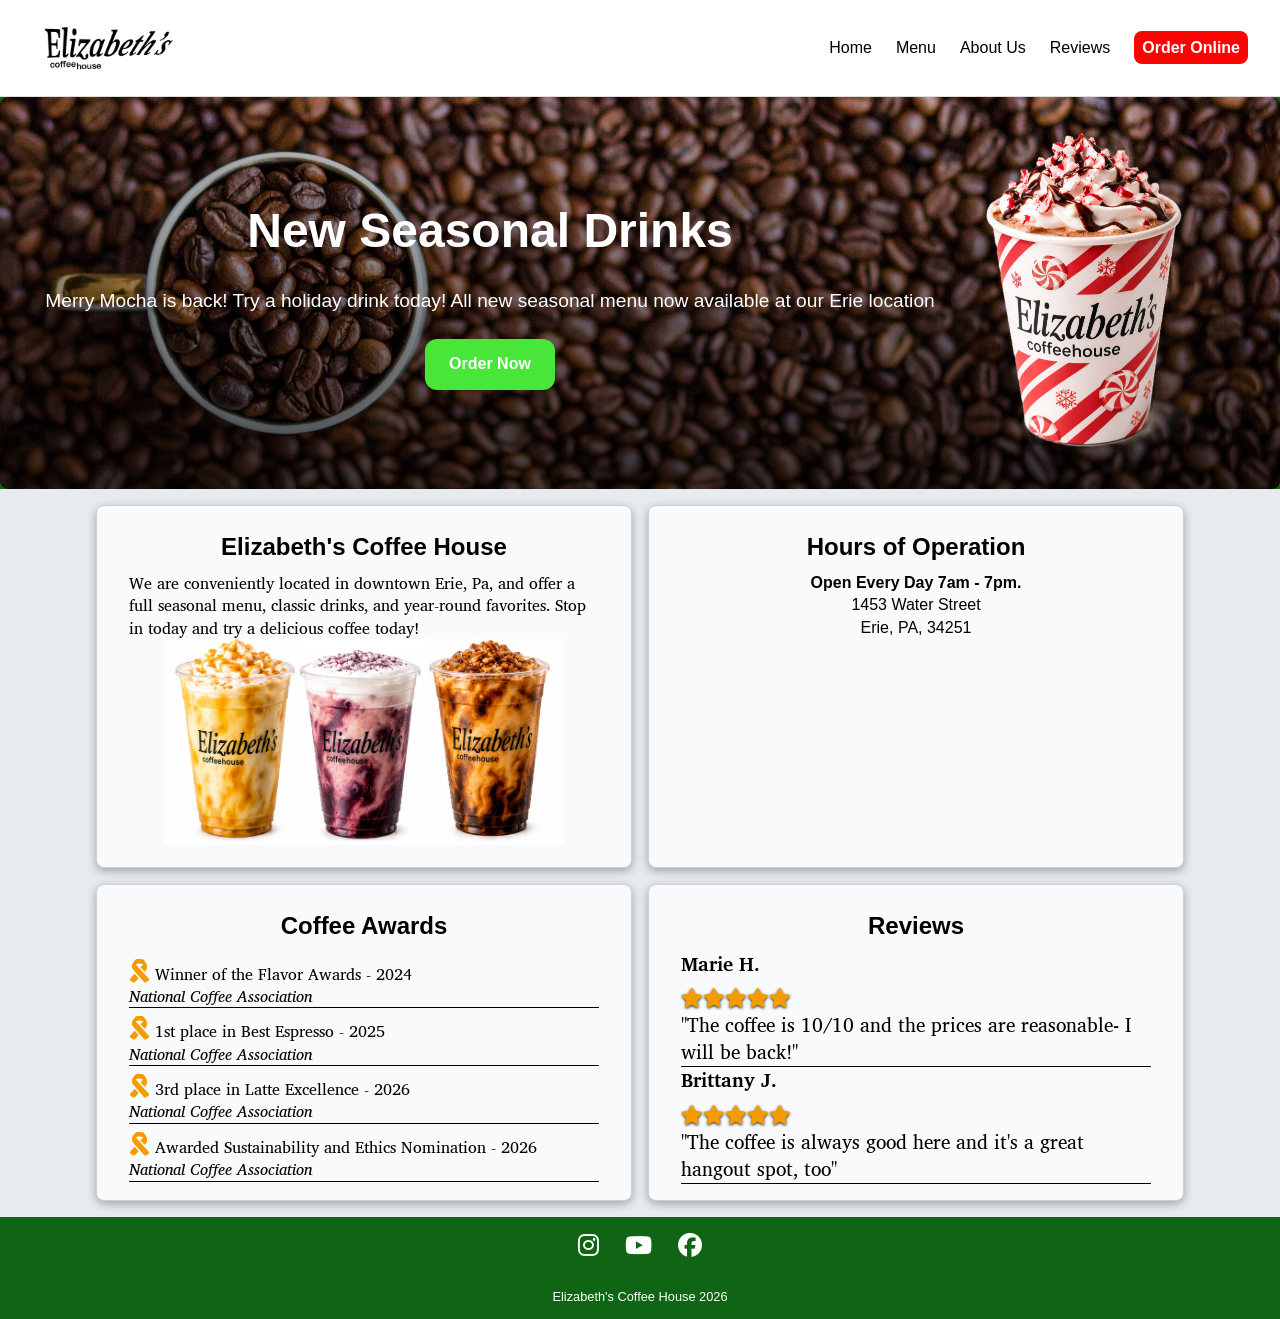
<file: index.html>
<!DOCTYPE html>
<html lang="en">
<head>
  <meta charset="UTF-8">
  <meta name="viewport" content="width=device-width, initial-scale=1.0">
  <meta name="description" content="Mock website created for website building class.">
  <title>Final Project Name</title>
  <!-- stylesheets below-->
  <link rel="stylesheet" href="reset.css">
  <!-- reset everything-->
  <link rel="preconnect" href="https://fonts.googleapis.com">
  <link rel="preconnect" href="https://fonts.gstatic.com" crossorigin>
  <link href="https://fonts.googleapis.com/css2?family=Charis+SIL:ital,wght@0,400;0,700;1,400;1,700&family=Google+Sans+Flex:wght@500&display=swap" rel="stylesheet">
  <!-- google fonts -->
  <link rel="shortcut icon" href="images/favicon.png" type="image/png">
  <!--favicon-->
  <link rel="stylesheet" href="https://cdnjs.cloudflare.com/ajax/libs/font-awesome/6.5.0/css/all.min.css">
  <!-- icons-->
  <link rel="stylesheet" href="styles.css">
  <!-- style sheet-->
</head>
<body>
  <div class="wrapper">
    <header>
      <img src="images/logo.png" alt="Elizabeth's Coffee House Logo">
      <nav>
        <ul>
          <li><a href="index.html">Home</a></li>
          <li><a href="menu.html">Menu</a></li>
          <li><a href="about.html">About Us</a></li>
          <li><a href="reviews.html">Reviews</a></li>
          <li><a href="order.html" class="nav-order-btn">Order Online</a></li>
        </ul>
      </nav>
    </header>

    <!-- section that holds the hero image -->
    <section class="hero">
      <!-- div for the content inside the hero image -->
      <div class="hero-content">
        <h2>New Seasonal Drinks</h2>
        <p>Merry Mocha is back! Try a holiday drink today! All new seasonal menu now available at our Erie location</p>
        <!-- having a button here is optional -->
        <a href="order.html" class="hero-button">Order Now</a>
      </div>
      <img class="mm-header" src="images/merry_mocha_noBkg.png" alt="Merry Mocha Drink">
    </section>


    <main>
      <section class="container-2col">
        <section class="column about-box">
          <h2>Elizabeth's Coffee House</h2>
          <p>We are conveniently located in downtown Erie, Pa, and offer a full seasonal menu, classic drinks, and year-round favorites. Stop in today and try a delicious coffee today!</p>
          <img src="images/trio-img.png" width="400px" alt="Photo of 3 coffee drinks">
        </section>

        <section class="column">
          <h2>Hours of Operation</h2>
          <p><strong>Open Every Day 7am - 7pm.</strong><br>1453 Water Street<br>Erie, PA, 34251</p>
          <iframe src="https://www.google.com/maps/embed?pb=!1m18!1m12!1m3!1d94707.98534257228!2d-80.153447834268!3d42.115511317400006!2m3!1f0!2f0!3f0!3m2!1i1024!2i768!4f13.1!3m3!1m2!1s0x882d7fe13db2f71f%3A0x89f3ae2e121d5b0a!2sErie%2C%20PA!5e0!3m2!1sen!2sus!4v1793886370830!5m2!1sen!2sus" style="border:0;" allowfullscreen="" loading="lazy" referrerpolicy="strict-origin-when-cross-origin"></iframe>
        </section>

        <section class="column award-box ribbon">
          <h2>Coffee Awards</h2>
          <p><i class="fa-solid fa-ribbon"></i> Winner of the Flavor Awards - 2024<br><em>National Coffee Association</em></p>
          <p><i class="fa-solid fa-ribbon"></i> 1st place in Best Espresso - 2025<br><em>National Coffee Association</em></p>
          <p><i class="fa-solid fa-ribbon"></i> 3rd place in Latte Excellence - 2026<br><em>National Coffee Association</em></p>
          <p><i class="fa-solid fa-ribbon"></i> Awarded Sustainability and Ethics Nomination - 2026<br><em>National Coffee Association</em></p>
        </section>

        <section class="column">
          <h2>Reviews</h2>
          <span class="text-style-1 award-box">

            <h3>Marie H.</h3>
            <p><i class="fa-solid fa-star"></i><i class="fa-solid fa-star"></i><i class="fa-solid fa-star"></i><i class="fa-solid fa-star"></i><i class="fa-solid fa-star"></i><br>"The coffee is 10/10 and the prices are reasonable- I will be back!"</p>

            <h3>Brittany J.</h3>
            <p><i class="fa-solid fa-star"></i><i class="fa-solid fa-star"></i><i class="fa-solid fa-star"></i><i class="fa-solid fa-star"></i><i class="fa-solid fa-star"></i><br>"The coffee is always good here and it's a great hangout spot, too"</p>
          </span>
        </section>
      </section>
    </main>

    <footer>
      <span class="socials">
        <a href="#">
          <i class="fa-brands fa-instagram"> </i>
        </a>
        <a href="#">
          <i class="fa-brands fa-youtube"> </i>
        </a>
        <a href="#">
          <i class="fa-brands fa-facebook"> </i>
        </a>
      </span>
      <small>Elizabeth's Coffee House 2026</small>
    </footer>
    </div><!-- wrapper div -->

</body>
</html>
</file>
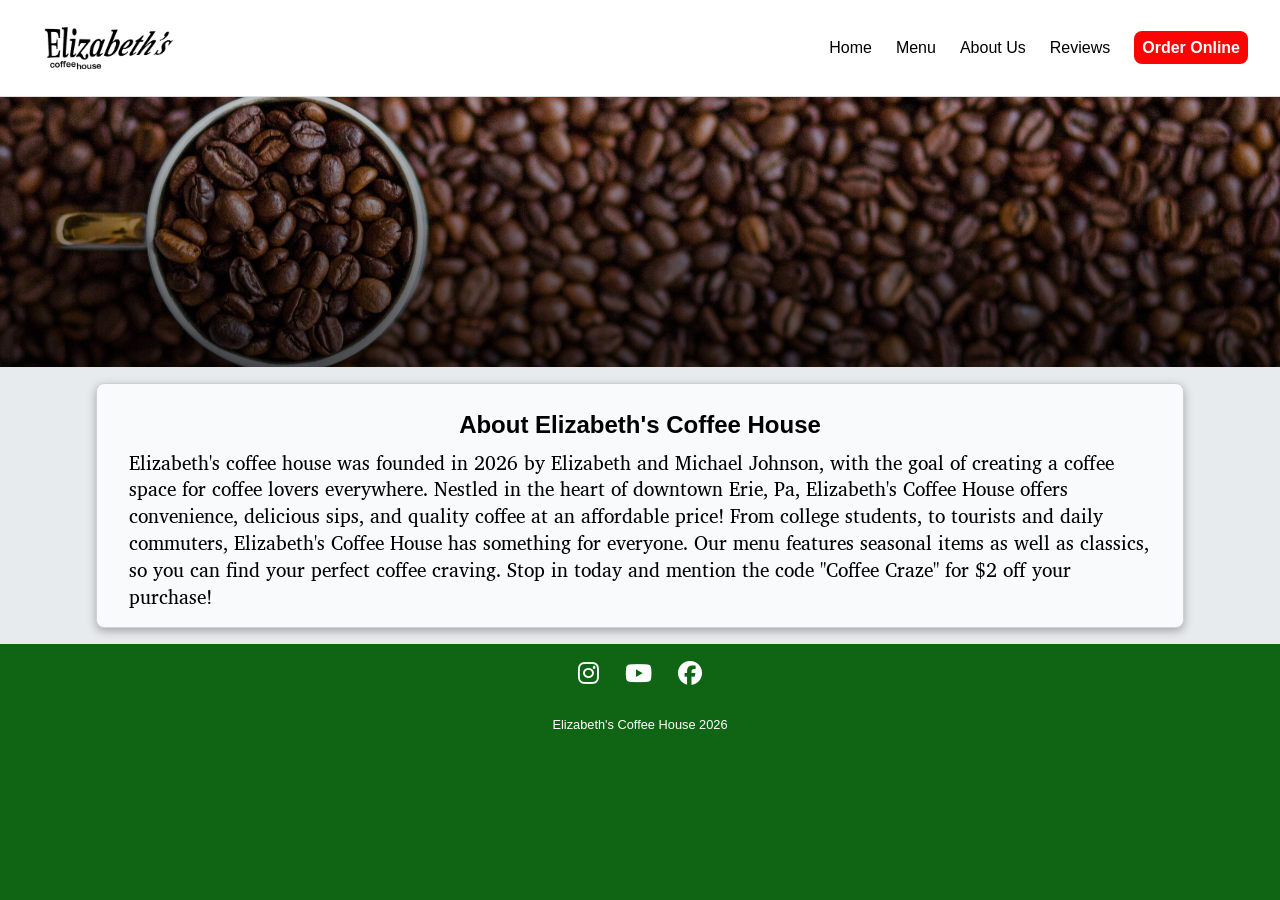
<file: about.html>
<!DOCTYPE html>
<html lang="en">
<head>
  <meta charset="UTF-8">
  <meta name="viewport" content="width=device-width, initial-scale=1.0">
  <meta name="description" content="Mock website created for website building class.">
  <title>Final Project Name</title>
  <!-- stylesheets below-->
  <link rel="stylesheet" href="reset.css">
  <!-- reset everything-->
  <link rel="preconnect" href="https://fonts.googleapis.com">
  <link rel="preconnect" href="https://fonts.gstatic.com" crossorigin>
  <link href="https://fonts.googleapis.com/css2?family=Charis+SIL:ital,wght@0,400;0,700;1,400;1,700&family=Google+Sans+Flex:wght@500&display=swap" rel="stylesheet">
  <!-- google fonts -->
  <link rel="shortcut icon" href="images/favicon.png" type="image/png">
  <!--favicon-->
  <link rel="stylesheet" href="https://cdnjs.cloudflare.com/ajax/libs/font-awesome/6.5.0/css/all.min.css">
  <!-- icons-->
  <link rel="stylesheet" href="styles.css">
  <!-- style sheet-->
</head>
<body>
  <div class="wrapper">
    <header>
      <img src="images/logo.png" alt="Elizabeth's Coffee House Logo">
      <nav>
        <ul>
          <li><a href="index.html">Home</a></li>
          <li><a href="menu.html">Menu</a></li>
          <li><a href="about.html">About Us</a></li>
          <li><a href="reviews.html">Reviews</a></li>
          <li><a href="order.html" class="nav-order-btn">Order Online</a></li>
        </ul>
      </nav>
    </header>
<div class="coffee-image"></div>
    <main>
      <section class="container-2col">
        <section class="column span2">
          <h2>About Elizabeth's Coffee House</h2>
          <p class="text-style-1">Elizabeth's coffee house was founded in 2026 by Elizabeth and Michael Johnson, with the goal of creating a coffee space for coffee lovers everywhere. Nestled in the heart of downtown Erie, Pa, Elizabeth's Coffee House offers convenience, delicious sips, and quality coffee at an affordable price! From college students, to tourists and daily commuters, Elizabeth's Coffee House has something for everyone. Our menu features seasonal items as well as classics, so you can find your perfect coffee craving. Stop in today and mention the code "Coffee Craze" for $2 off your purchase!</p>
        </section>
      </section>
    </main>

    <footer>
      <span class="socials">
        <a href="#">
          <i class="fa-brands fa-instagram"> </i>
        </a>
        <a href="#">
          <i class="fa-brands fa-youtube"> </i>
        </a>
        <a href="#">
          <i class="fa-brands fa-facebook"> </i>
        </a>
      </span>
      <small>Elizabeth's Coffee House 2026</small>
    </footer>
  </div><!-- wrapper div -->

</body>
</html>
</file>
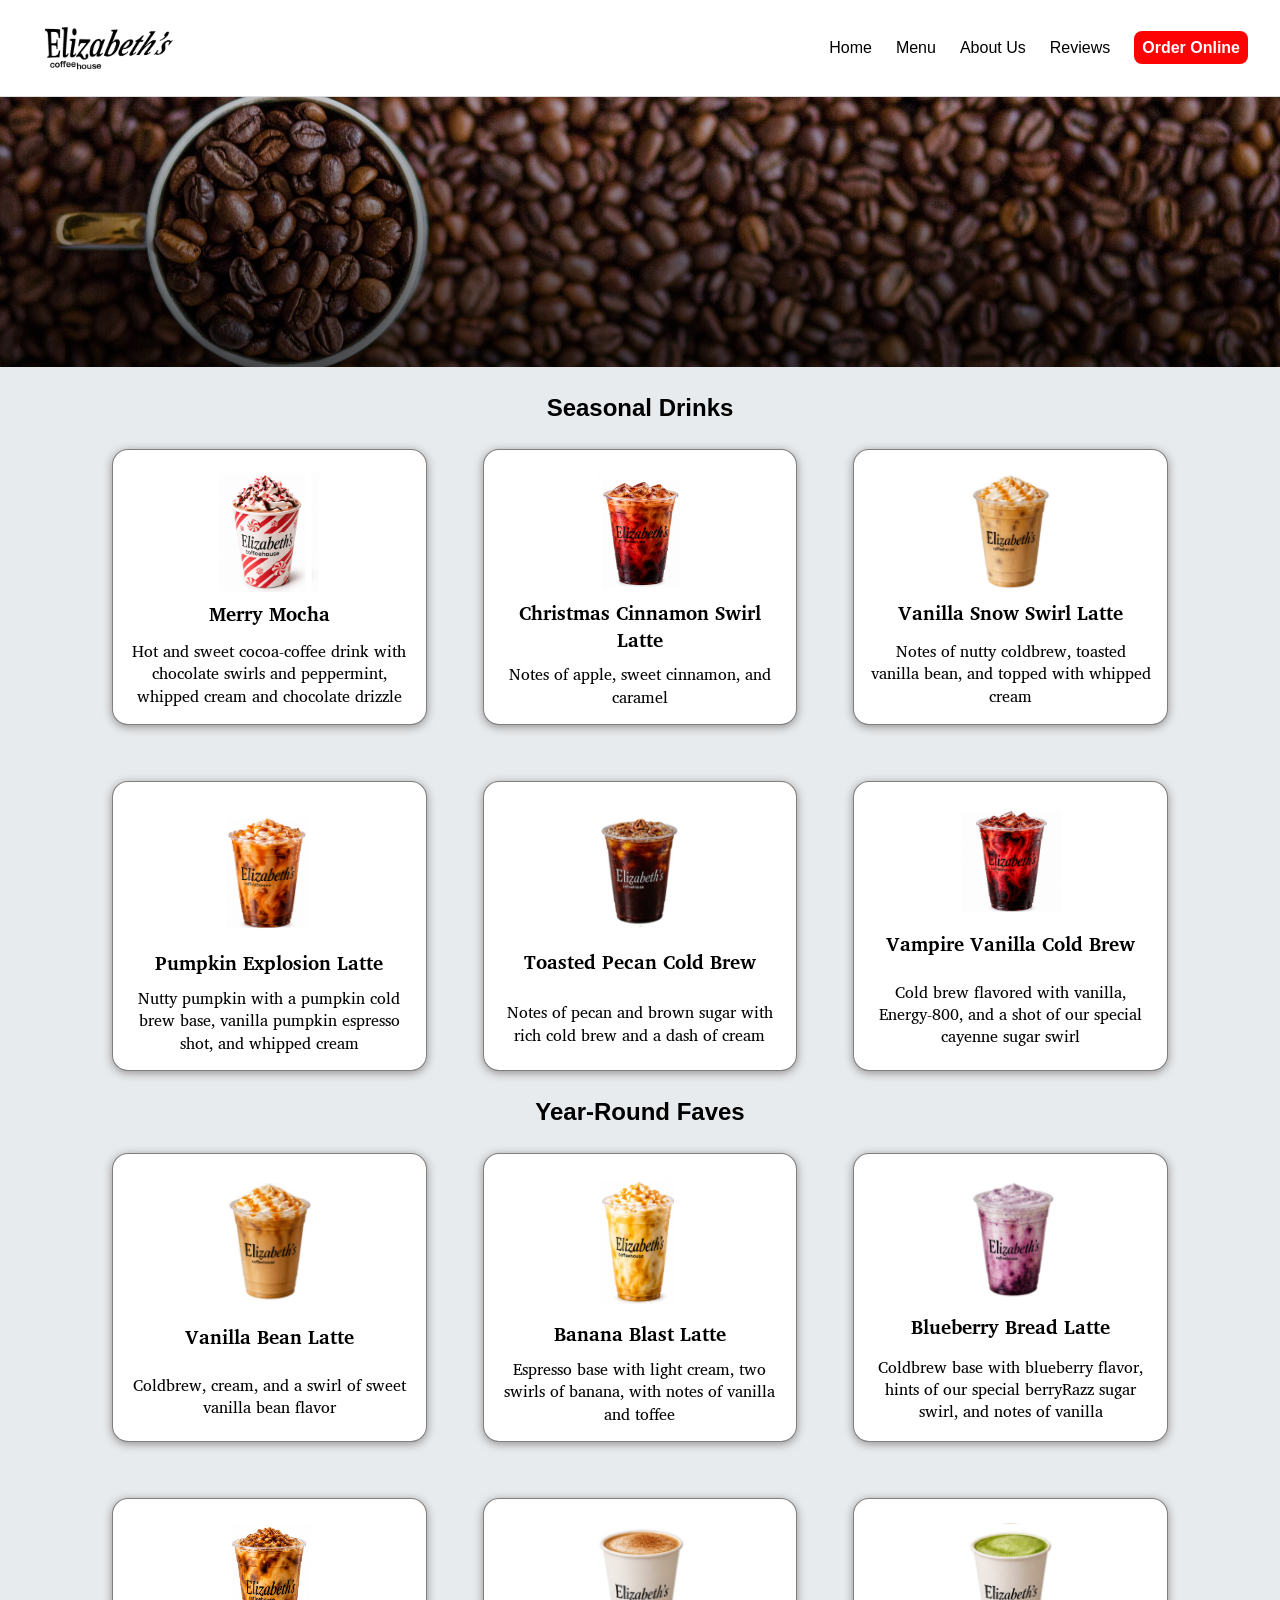
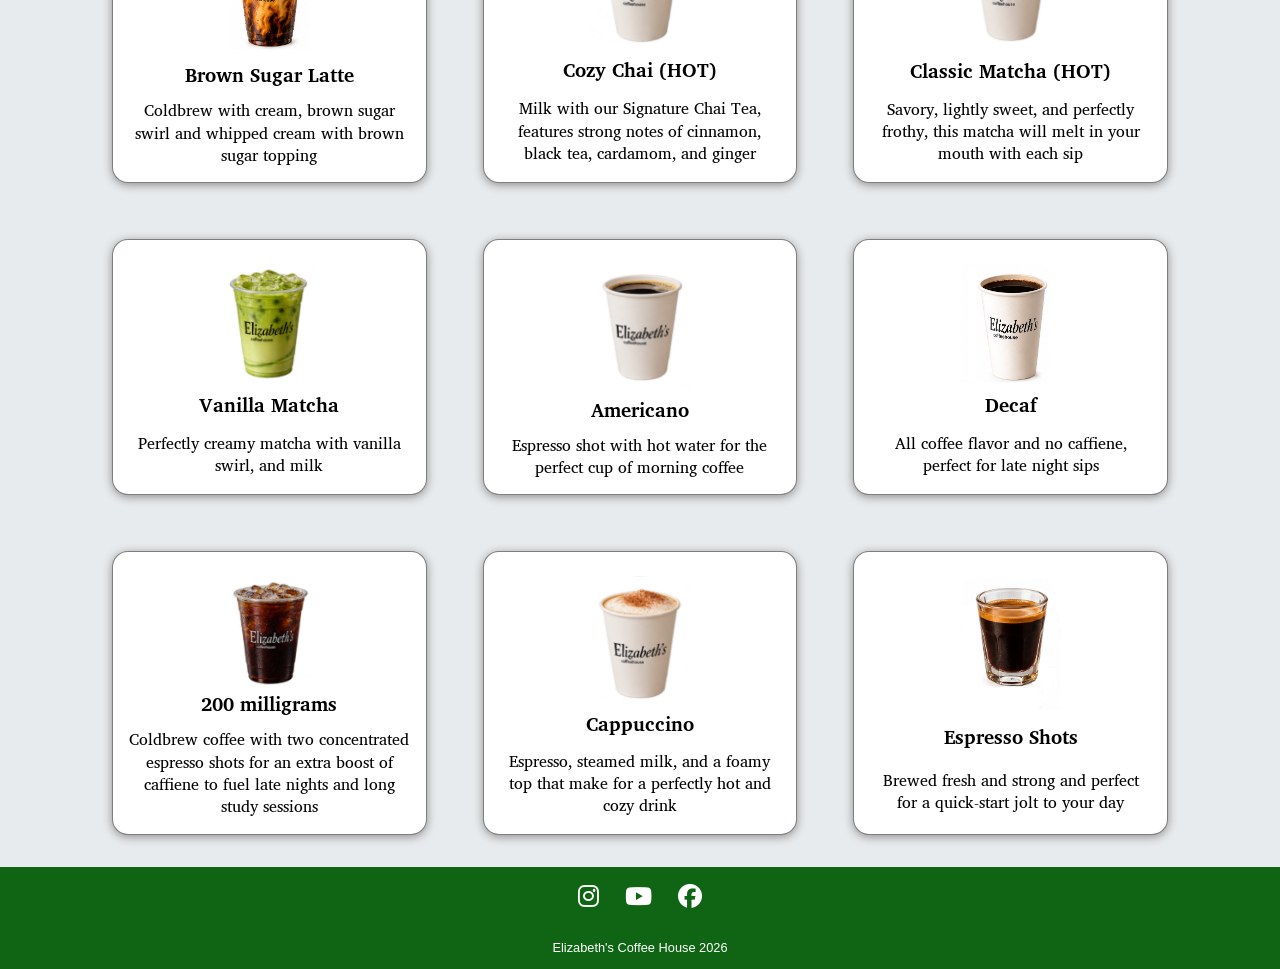
<file: menu.html>
<!DOCTYPE html>
<html lang="en">
<head>
  <meta charset="UTF-8">
  <meta name="viewport" content="width=device-width, initial-scale=1.0">
  <title>Final Project Name</title>
  <meta charset="UTF-8">
  <meta name="viewport" content="width=device-width, initial-scale=1.0">
  <meta name="description" content="Mock website created for website building class.">
  <title>Final Project Name</title>
  <!-- stylesheets below-->
  <link rel="stylesheet" href="reset.css">
  <!-- reset everything-->
  <link rel="preconnect" href="https://fonts.googleapis.com">
  <link rel="preconnect" href="https://fonts.gstatic.com" crossorigin>
  <link href="https://fonts.googleapis.com/css2?family=Charis+SIL:ital,wght@0,400;0,700;1,400;1,700&family=Google+Sans+Flex:wght@500&display=swap" rel="stylesheet">
  <!-- google fonts -->
  <link rel="shortcut icon" href="images/favicon.png" type="image/png">
  <!--favicon-->
  <link rel="stylesheet" href="https://cdnjs.cloudflare.com/ajax/libs/font-awesome/6.5.0/css/all.min.css">
  <!-- icons-->
  <link rel="stylesheet" href="styles.css">
  <!-- style sheet-->
</head>
<body>
  <div class="wrapper">
    <header>
      <img src="images/logo.png" alt="Elizabeth's Coffee House Logo">
      <nav>
        <ul>
          <li><a href="index.html">Home</a></li>
          <li><a href="menu.html">Menu</a></li>
          <li><a href="about.html">About Us</a></li>
          <li><a href="reviews.html">Reviews</a></li>
          <li><a href="order.html" class="nav-order-btn">Order Online</a></li>
        </ul>
      </nav>
    </header>
    <div class="coffee-image"></div>
    <main>
          <h2>Seasonal Drinks</h2>
          <section class="menu-card-grid">

            <div class="menu-item m-card">
              
                <img src="coffee_images/merry_mocha.png" alt="Merry Mocha photo">
              
                <h3>Merry Mocha</h3>
                
                <p>Hot and sweet cocoa-coffee drink with chocolate swirls and peppermint, whipped cream and chocolate drizzle</p>              
            </div>

            <div class="menu-item m-card">
            <img src="coffee_images/xmas-cinnamon-swirl-latte.png" alt="Drink Photo">
            <h3>Christmas Cinnamon Swirl Latte</h3>
            <p>Notes of apple, sweet cinnamon, and caramel
            </p></div>

            <div class="menu-item m-card">
            <img src="coffee_images/vanilla-snow-swirl-latte.PNG" alt="Drink Photo">
            <h3>Vanilla Snow Swirl Latte</h3><p>Notes of nutty coldbrew, toasted vanilla bean, and topped with whipped cream</p></div>

            <div class="menu-item m-card">
            <img src="coffee_images/pumpkin_explosion_latte.png" alt="Drink Photo">
            <h3>Pumpkin Explosion Latte</h3><p>Nutty pumpkin with a pumpkin cold brew base, vanilla pumpkin espresso shot, and whipped cream</p></div>

            <div class="menu-item m-card">
            <img src="coffee_images/toasted_pecan_coldbrew.PNG" alt="Drink Photo">
            <h3>Toasted Pecan Cold Brew</h3><p>Notes of pecan and brown sugar with rich cold brew and a dash of cream</p></div>

            <div class="menu-item m-card">
            <img src="coffee_images/vampire_vanilla_cold_brew.png" alt="Drink Photo">
            <h3>Vampire Vanilla Cold Brew</h3><p>Cold brew flavored with vanilla, Energy-800, and a shot of our special cayenne sugar swirl</p></div>
            </section>

            <h2>Year-Round Faves</h2>

           <section class="menu-card-grid">

            <div class="menu-item m-card">
            <img src="coffee_images/vanilla-bean-latte.PNG" alt="Drink Photo">
            <h3>Vanilla Bean Latte</h3><p>Coldbrew, cream, and a swirl of sweet vanilla bean flavor</p></div>

            <div class="menu-item m-card">
            <img src="coffee_images/banana_blast_latte.PNG" alt="Drink Photo">
            <h3>Banana Blast Latte</h3><p>Espresso base with light cream, two swirls of banana, with notes of vanilla and toffee</p></div>

            <div class="menu-item m-card">
            <img src="coffee_images/blueberry_bread_latte.PNG" alt="Drink Photo">
            <h3>Blueberry Bread Latte</h3><p>Coldbrew base with blueberry flavor, hints of our special berryRazz sugar swirl, and notes of vanilla</p></div>

            <div class="menu-item m-card">
            <img src="coffee_images/brown_sugar_latte.png" alt="Drink Photo">
            <h3>Brown Sugar Latte</h3><p>Coldbrew with cream, brown sugar swirl and whipped cream with brown sugar topping</p></div>

            <div class="menu-item m-card">
            <img src="coffee_images/cozy-chai.PNG" alt="Drink Photo">
            <h3>Cozy Chai (HOT)</h3><p>Milk with our  Signature Chai Tea, features strong notes of cinnamon, black tea, cardamom, and ginger</p></div>
        
            <div class="menu-item m-card">
            <img src="coffee_images/classic_matcha_hot.PNG" alt="Drink Photo">
            <h3>Classic Matcha (HOT)</h3><p>Savory, lightly sweet, and perfectly frothy, this matcha will melt in your mouth with each sip</p></div>

            <div class="menu-item m-card">
            <img src="coffee_images/vanilla-matcha.PNG" alt="Drink Photo">
            <h3>Vanilla Matcha</h3><p>Perfectly creamy matcha with vanilla swirl, and milk</p></div>
            
            <div class="menu-item m-card">
            <img src="coffee_images/americano.PNG" alt="Drink Photo">
            <h3>Americano</h3><p>Espresso shot with hot water for the perfect cup of morning coffee</p></div>

            <div class="menu-item m-card">
            <img src="coffee_images/decaf.png" alt="Drink Photo">
            <h3>Decaf</h3><p>All coffee flavor and no caffiene, perfect for late night sips</p></div>

            <div class="menu-item m-card">
            <img src="coffee_images/200-mg.PNG" alt="Drink Photo">
            <h3>200 milligrams</h3><p>Coldbrew coffee with two concentrated espresso shots for an extra boost of caffiene to fuel late nights and long study sessions</p></div>

            <div class="menu-item m-card">
            <img src="coffee_images/cappuccino.PNG" alt="Drink Photo">
            <h3>Cappuccino</h3><p>Espresso, steamed milk, and a foamy top that make for a perfectly hot and cozy drink</p></div>

            <div class="menu-item m-card">
            <img src="coffee_images/espresso_shots.png" alt="Drink Photo">
            <h3>Espresso Shots</h3><p>Brewed fresh and strong and perfect for a quick-start jolt to your day</p></div>
        </section>

    </main>

    <footer>
      <span class="socials">
        <a href="#">
          <i class="fa-brands fa-instagram"> </i>
        </a>
        <a href="#">
          <i class="fa-brands fa-youtube"> </i>
        </a>
        <a href="#">
          <i class="fa-brands fa-facebook"> </i>
        </a>
      </span>
      <small>Elizabeth's Coffee House 2026</small>
    </footer>
  </div><!-- wrapper div -->

</body>
</html>
</file>
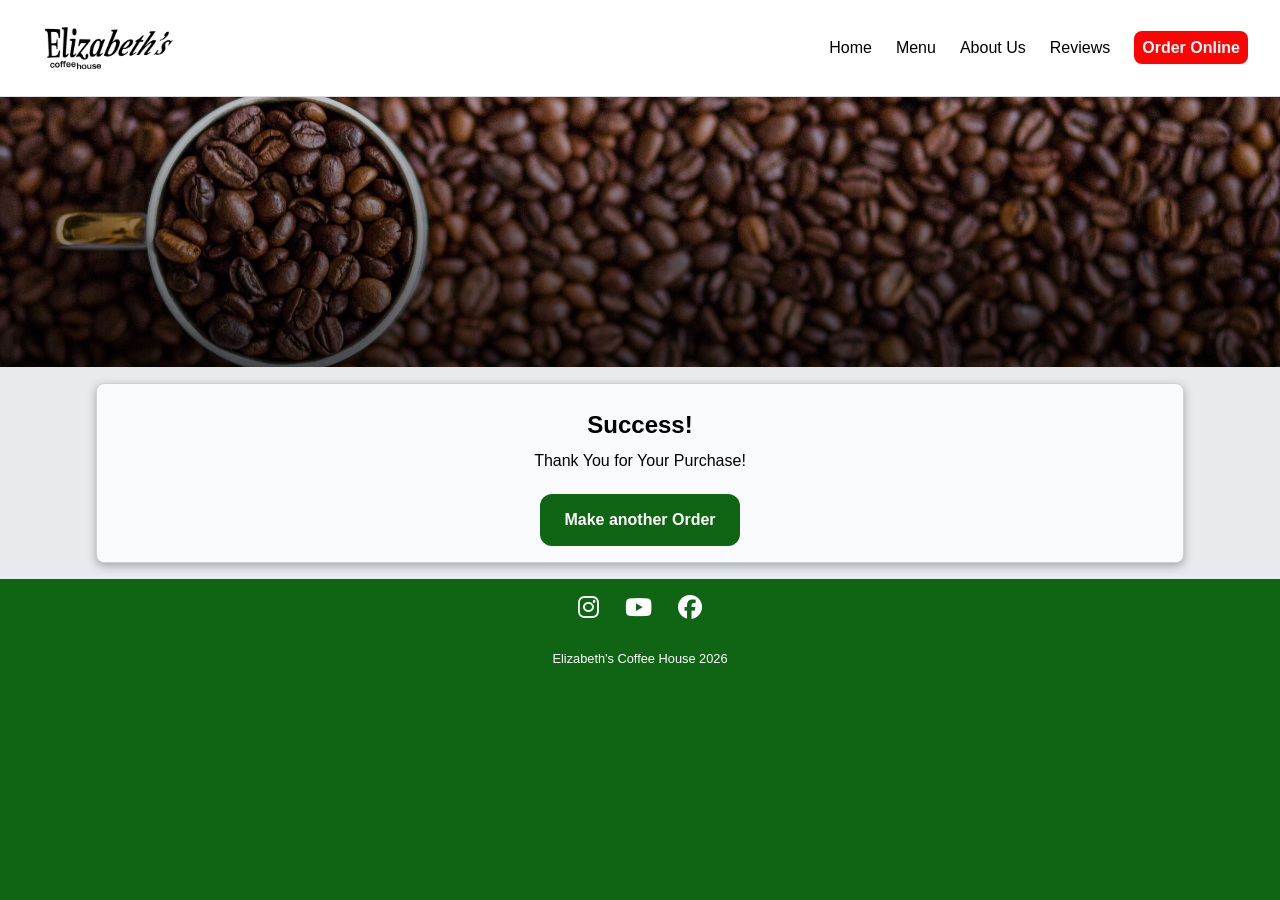
<file: order-submitted-page.html>
<!DOCTYPE html>
<html lang="en">
<head>
  <meta charset="UTF-8">
  <meta name="viewport" content="width=device-width, initial-scale=1.0">
  <meta name="description" content="Mock website created for website building class.">
  <title>Final Project Name</title>
  <!-- stylesheets below-->
  <link rel="stylesheet" href="reset.css">
  <!-- reset everything-->
  <link rel="preconnect" href="https://fonts.googleapis.com">
  <link rel="preconnect" href="https://fonts.gstatic.com" crossorigin>
  <link href="https://fonts.googleapis.com/css2?family=Charis+SIL:ital,wght@0,400;0,700;1,400;1,700&family=Google+Sans+Flex:wght@500&display=swap" rel="stylesheet">
  <!-- google fonts -->
  <link rel="shortcut icon" href="images/favicon.png" type="image/png">
  <!--favicon-->
  <link rel="stylesheet" href="https://cdnjs.cloudflare.com/ajax/libs/font-awesome/6.5.0/css/all.min.css">
  <!-- icons-->
  <link rel="stylesheet" href="styles.css">
  <!-- style sheet-->
</head>
<body>
  <div class="wrapper">
    <header>
      <img src="images/logo.png" alt="Elizabeth's Coffee House Logo">
      <nav>
        <ul>
          <li><a href="index.html">Home</a></li>
          <li><a href="menu.html">Menu</a></li>
          <li><a href="about.html">About Us</a></li>
          <li><a href="reviews.html">Reviews</a></li>
          <li><a href="order.html" class="nav-order-btn">Order Online</a></li>
        </ul>
      </nav>
    </header>
<div class="coffee-image"></div>
    <main>
        <section class="column">
          <h2>Success!</h2>
          <p>Thank You for Your Purchase!</p><br>
          <a href="order.html" class="order-again-btn">Make another Order</a>
        </section>  
    </main>

    <footer>
      <span class="socials">
        <a href="#">
          <i class="fa-brands fa-instagram"> </i>
        </a>
        <a href="#">
          <i class="fa-brands fa-youtube"> </i>
        </a>
        <a href="#">
          <i class="fa-brands fa-facebook"> </i>
        </a>
      </span>
      <small>Elizabeth's Coffee House 2026</small>
    </footer>
  </div><!-- wrapper div -->

</body>
</html>
</file>
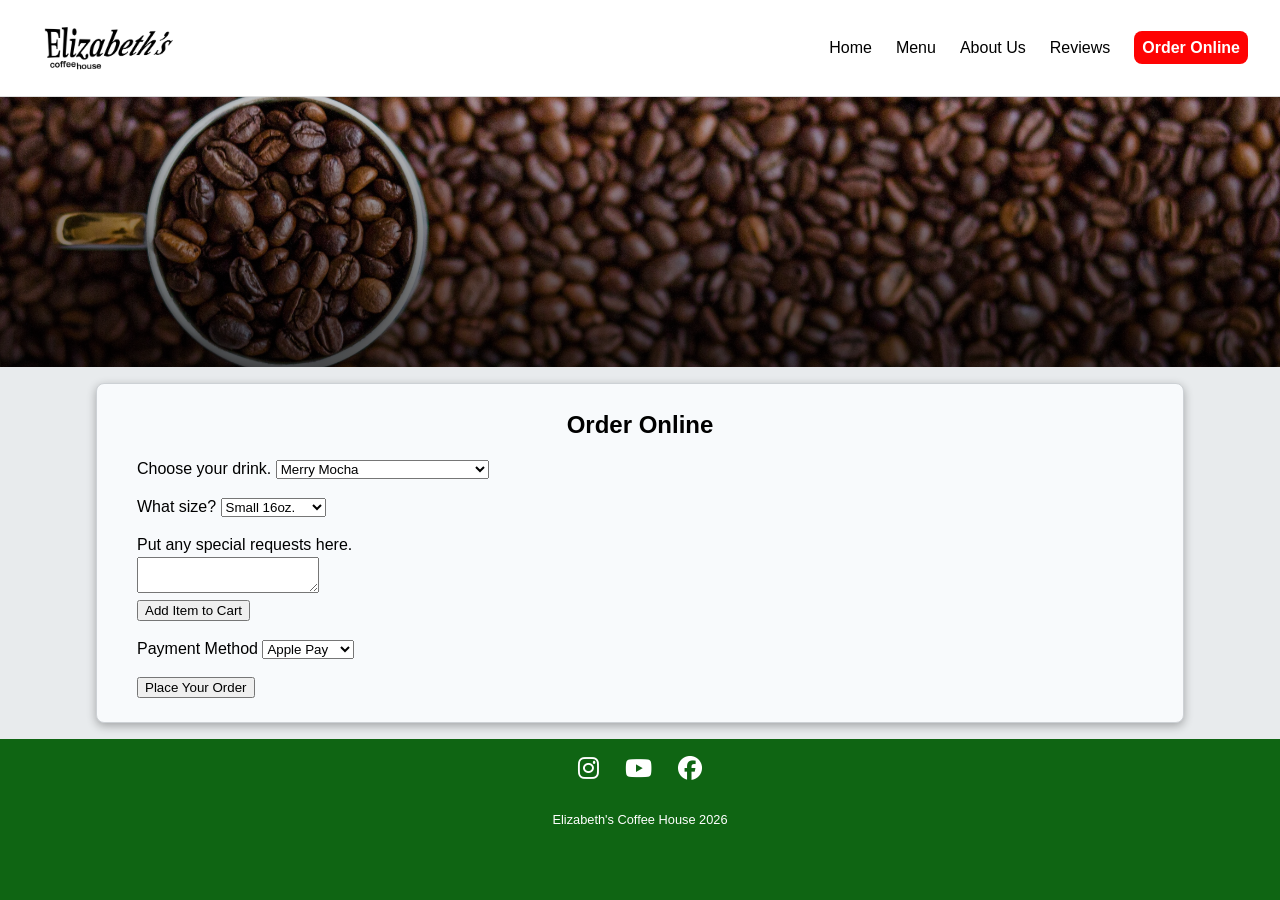
<file: order.html>
<!DOCTYPE html>
<html lang="en">
<head>
<meta charset="UTF-8">
  <meta name="viewport" content="width=device-width, initial-scale=1.0">
  <meta name="description" content="Mock website created for website building class.">
  <title>Final Project Name</title>
  <!-- stylesheets below-->
  <link rel="stylesheet" href="reset.css">
  <!-- reset everything-->
  <link rel="preconnect" href="https://fonts.googleapis.com">
  <link rel="preconnect" href="https://fonts.gstatic.com" crossorigin>
  <link href="https://fonts.googleapis.com/css2?family=Charis+SIL:ital,wght@0,400;0,700;1,400;1,700&family=Google+Sans+Flex:wght@500&display=swap" rel="stylesheet">
  <!-- google fonts -->
  <link rel="shortcut icon" href="images/favicon.png" type="image/png">
  <!--favicon-->
  <link rel="stylesheet" href="https://cdnjs.cloudflare.com/ajax/libs/font-awesome/6.5.0/css/all.min.css">
  <!-- icons-->
  <link rel="stylesheet" href="styles.css">
  <!-- style sheet-->
  <script src="final.js" defer></script>
  <!-- javascript file for button counter-->
</head>
<body>
  <div class="wrapper">
    <header>
      <img src="images/logo.png" alt="Elizabeth's Coffee House Logo">
      <nav>
        <ul>
          <li><a href="index.html">Home</a></li>
          <li><a href="menu.html">Menu</a></li>
          <li><a href="about.html">About Us</a></li>
          <li><a href="reviews.html">Reviews</a></li>
          <li><a href="order.html" class="nav-order-btn">Order Online</a></li>
        </ul>
      </nav>
    </header>
    <div class="coffee-image"></div>
    <main>
        <section class="container-2col">
          <section class="column span2 order-box">
            <h2>Order Online</h2>
            <form action="#">
              <label for="drinks">Choose your drink.</label>
              <select name="drinks" id="drinks">
                <option value="menu1">Merry Mocha</option>
                <option value="menu2">Christmas Cinnamon Swirl Latte</option>
                <option value="menu3">Vanilla Snow Swirl Latte</option>
                <option value="menu4">Pumpkin Explosion Latte</option>
                <option value="menu5">Toasted Pecan Cold Brew</option>
                <option value="menu6">Vampire Vanilla Cold Brew</option>
                <option value="menu7">Vanilla Bean Latte</option>
                <option value="menu8">Banana Blast Latte</option>
                <option value="menu9">Blueberry Bread Latte</option>
                <option value="menu10">Brown Sugar Latte</option>
                <option value="menu11">Cozy Chai (HOT)</option>
                <option value="menu12">Classic Matcha (HOT)</option>
                <option value="menu13">Vanilla Matcha</option>
                <option value="menu14">Americano</option>
                <option value="menu15">Decaf</option>
                <option value="menu16">200 Milligrams</option>
                <option value="menu17">Cappuccino</option>
                <option value="menu18">Espresso Shot</option>
              </select>
            </form>
            <form action="#">
              <label for="drinks">What size?</label>
              <select name="drinks" id="drinks">
                <option value="menu1">Small 16oz.</option>
                <option value="menu2">Regular 20oz.</option>
                <option value="menu3">Large 30oz.</option>
              </select>
            </form>
            <p>Put any special requests here.<br>
            <textarea></textarea><br>
            <input type="button" id="add" onclick="addItem()" value="Add Item to Cart"></p>
            <p>Payment Method
              <select name="payment" id="payment">
                <option value="apple">Apple Pay</option>
                <option value="apple">Google Pay</option>
                <option value="apple">Credit Card</option>
              </select>
            </p>
            <form action="order-submitted-page.html"><button class="place-order-btn">Place Your Order</button></form>
          </section>

        </section>
    </main>

    <footer>
      <span class="socials">
        <a href="#">
          <i class="fa-brands fa-instagram"> </i>
        </a>
        <a href="#">
          <i class="fa-brands fa-youtube"> </i>
        </a>
        <a href="#">
          <i class="fa-brands fa-facebook"> </i>
        </a>
      </span>
      <small>Elizabeth's Coffee House 2026</small>
    </footer>
  </div><!-- wrapper div -->

</body>
</html>
</file>
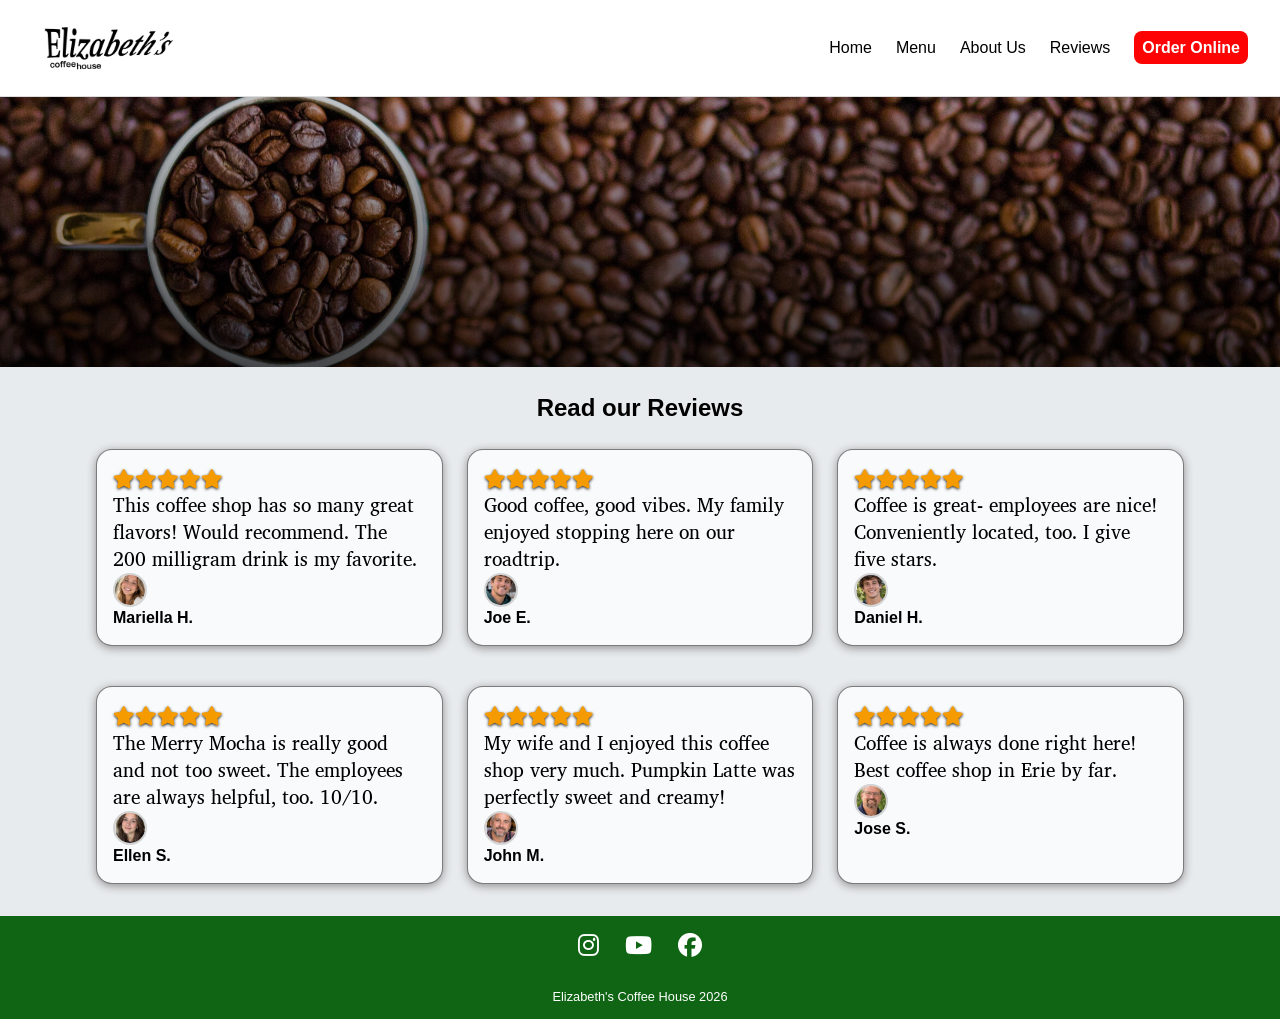
<file: reviews.html>
<!DOCTYPE html>
<html lang="en">
<head>
  <meta charset="UTF-8">
  <meta name="viewport" content="width=device-width, initial-scale=1.0">
  <meta name="description" content="Mock website created for website building class.">
  <title>Final Project Name</title>
  <!-- stylesheets below-->
  <link rel="stylesheet" href="reset.css">
  <!-- reset everything-->
  <link rel="preconnect" href="https://fonts.googleapis.com">
  <link rel="preconnect" href="https://fonts.gstatic.com" crossorigin>
  <link href="https://fonts.googleapis.com/css2?family=Charis+SIL:ital,wght@0,400;0,700;1,400;1,700&family=Google+Sans+Flex:wght@500&display=swap" rel="stylesheet">
  <!-- google fonts -->
  <link rel="shortcut icon" href="images/favicon.png" type="image/png">
  <!--favicon-->
  <link rel="stylesheet" href="https://cdnjs.cloudflare.com/ajax/libs/font-awesome/6.5.0/css/all.min.css">
  <!-- icons-->
  <link rel="stylesheet" href="styles.css">
  <!-- style sheet-->
</head>
<body>
  <div class="wrapper">
    <header>
      <img src="images/logo.png" alt="Elizabeth's Coffee House Logo">
      <nav>
        <ul>
          <li><a href="index.html">Home</a></li>
          <li><a href="menu.html">Menu</a></li>
          <li><a href="about.html">About Us</a></li>
          <li><a href="reviews.html">Reviews</a></li>
          <li><a href="order.html" class="nav-order-btn">Order Online</a></li>
        </ul>
      </nav>
    </header>
<div class="coffee-image"></div>
    <main>
      <h2 class="h2-style">Read our Reviews</h2>
      <section class="card-grid">
          <div class="rev-box card">
            <p class="text-style-1"><i class="fa-solid fa-star"></i><i class="fa-solid fa-star"></i><i class="fa-solid fa-star"></i><i class="fa-solid fa-star"></i><i class="fa-solid fa-star"></i><br>This coffee shop has so many great flavors! Would recommend. The 200 milligram drink is my favorite.</p>
            <img class="review_person" src="review_images/mariella.png" alt="Review profile photo">
            <h3>Mariella H.</h3>
          </div>

          <div class="rev-box card">            
            <p class="text-style-1"><i class="fa-solid fa-star"></i><i class="fa-solid fa-star"></i><i class="fa-solid fa-star"></i><i class="fa-solid fa-star"></i><i class="fa-solid fa-star"></i><br>Good coffee, good vibes. My family enjoyed stopping here on our roadtrip.</p>

            <img class="review_person" src="review_images/joe.png" alt="Review profile photo">
            <h3>Joe E.</h3>
          </div>

          <div class="rev-box card">
            <p class="text-style-1"><i class="fa-solid fa-star"></i><i class="fa-solid fa-star"></i><i class="fa-solid fa-star"></i><i class="fa-solid fa-star"></i><i class="fa-solid fa-star"></i><br>Coffee is great- employees are nice! Conveniently located, too. I give five stars.</p>
            <img class="review_person" src="review_images/daniel.png" alt="Review profile photo">
            <h3>Daniel H.</h3>
          </div>

          <div class="rev-box card">
            <p class="text-style-1"><i class="fa-solid fa-star"></i><i class="fa-solid fa-star"></i><i class="fa-solid fa-star"></i><i class="fa-solid fa-star"></i><i class="fa-solid fa-star"></i><br>The Merry Mocha is really good and not too sweet. The employees are always helpful, too. 10/10.</p>
            <img class="review_person" src="review_images/ellen.png" alt="Review profile photo">
            <h3>Ellen S.</h3>

          </div>

          <div class="rev-box card">            
            <p class="text-style-1"><i class="fa-solid fa-star"></i><i class="fa-solid fa-star"></i><i class="fa-solid fa-star"></i><i class="fa-solid fa-star"></i><i class="fa-solid fa-star"></i><br>My wife and I enjoyed this coffee shop very much. Pumpkin Latte was perfectly sweet and creamy!</p>
            <img class="review_person" src="review_images/john.png" alt="Review profile photo">
            <h3>John M.</h3>
          </div>

          <div class="rev-box card">

            <p class="text-style-1"><i class="fa-solid fa-star"></i><i class="fa-solid fa-star"></i><i class="fa-solid fa-star"></i><i class="fa-solid fa-star"></i><i class="fa-solid fa-star"></i><br>Coffee is always done right here! Best coffee shop in Erie by far.</p>

            <img class="review_person" src="review_images/jose.png" alt="Review profile photo">
            <h3>Jose S.</h3>
          </div>
      </section>
    </main>

    <footer>
      <span class="socials">
        <a href="#">
          <i class="fa-brands fa-instagram"> </i>
        </a>
        <a href="#">
          <i class="fa-brands fa-youtube"> </i>
        </a>
        <a href="#">
          <i class="fa-brands fa-facebook"> </i>
        </a>
      </span>
      <small>Elizabeth's Coffee House 2026</small>
    </footer>
  </div><!-- wrapper div -->

</body>
</html>
</file>
<file: styles.css>
/* DESKTOP Layout
------------------------------------
"Google Sans Flex", sans-serif; "Charis SIL", serif;*/
body {
  background-color: #0f6513;
  font-family: "Google Sans Flex", sans-serif;
  line-height: 1.4;
}

header {
  background-color: #ffffff;
  border-bottom: 1px solid #dddddd;
  padding: 0.75rem 2rem;
  display: flex;
  justify-content: space-between;
  align-items: center;
  gap: 1rem;
  height: 8vh;
}

header img {
  display: block;
  width: 150px;
}

/* header image logo */
nav ul {
  list-style: none;
  display: flex;
  gap: 1.5rem;
}

nav a {
  text-decoration: none;
  color: black;
  /*font-weight:bold*/
}

nav a:hover {
  color: #0f6513;
}


/* header hero image */
.hero {
  background-image:
    linear-gradient(rgba(0, 0, 0, 0.2), rgba(0, 0, 0, 0.7)),
    url("images/coffee_bkg.jpg");
  min-height: 30vh;
  background-size: cover;
  background-position: center;
  background-repeat: no-repeat;
  padding: 2rem;
  display: flex;
  justify-content: center;
  align-items: center;
  line-height: 1.4;
}

.hero-content {
  text-align: center;
  color: white;
  /* max-width: 600px;*/
}

.hero-content h2 {
  font-size: 3rem;
  margin-bottom: 1.5rem;
}

.hero-content p {
  font-size: 1.2rem;
  margin-bottom: 1.5rem;
}

.hero-button,
.order-again-btn {
  display: inline-block;
  background-color: #47e639;
  color: white;
  text-decoration: none;
  font-weight: bold;
  padding: 0.9rem 1.5rem;
  border-radius: 0.75rem;
}

/* hero button on index.html, and order again button on order-submitted.html */
.hero-button:hover {
  background-color: #0f6513;
}

/*hero button on index.html */
.nav-order-btn {
  display: inline;
  /* removing inline-block makes it appear centered with other nav links, but to make it responsive change it to inline-block 920pixels breaks*/
  background-color: #fe0303;
  color: white;
  font-weight: bold;
  padding: 0.5rem 0.5rem;
  border-radius: 0.5rem;
}

/* cta button in nav */
.nav-order-btn:hover {
  background-color: #b60404;
  color: #f8fafc;
}

/* cta button in nav */
.order-again-btn {
  background-color: #0f6513;
}

/* changes the color of the order again button, but retains the other styles/padding etc */
.order-again-btn:hover {
  background-color: #023d05;
}

/* button on order submitted page, uses same style as hero button except different button color */
.mm-header {
  float: right;
  width: 300px;
}

/* image of merry mocha drink on hero image */
main {
  background-color: rgb(255, 255, 255);
  background-color: #e8ebed;
  text-align: center;
  padding: 1rem 6rem;
}

section {
  border-radius: 0.5rem;
}

/* this is a generic class affecting every column on the page*/
.column {
  background-color: #f8fafc;
  border: 1px solid rgb(205, 209, 213);
  border-radius: 0.5rem;
  padding: 1em 2em 1em 2em;
  box-shadow: 0px 3px 10px rgba(0, 0, 0, 0.3);
}

/* put sections inside this container for a 2-column layout */
.container-2col {
  display: grid;
  grid-template-columns: 1fr 1fr;
  grid-gap: 1em;
}

.span2 {
  grid-column: span 2;
}

.award-box p {
  border-bottom: 1px solid black;
  font-family: "Charis SIL", serif;
  text-align: left;
  padding-top: 0.5rem;
}

.ribbon i {
  font-size: 1.5rem;
  color: rgb(245, 155, 0);
}

/* styles for ribbon icon */
.about-box p {
  text-align: left;
  font-family: "Charis SIL", serif;
}

.text-style-1 {
  font-family: "Charis SIL", serif;
  text-align: left;
  font-size: 120%;
}

.text-style-1 i {
  color: rgb(245, 155, 0);
  text-shadow: 0px 1px 3px rgb(37, 37, 37);
  /* shadow to make stars pop*/
}

/* change stars color */
main h2 {
  font-family: "Google Sans Flex", sans-serif;
  font-size: 1.5rem;
  color: black;
  padding: 0.5rem;
}

main p {
  margin-bottom: 0;
}

.card-grid {
  display: grid;
  grid-template-columns: 1fr 1fr 1fr;
  gap: 1.5rem;
}

.card {
  background-color: #f8fafc;
  border: 1px solid rgba(0, 0, 0, 0.5);
  border-radius: 1rem;
  padding: 1.25rem;
  box-shadow: 0 2px 10px rgba(16, 3, 3, 0.4);
  /* keeps the cards consistent in height */
  display: flex;
  flex-direction: column;
}

.rev-box {
  text-align: left;
  padding: 1rem;
  margin-bottom: 1rem;
}

/* styles for review boxes */
.review_person {
  float: left;
  width: 30px;
  height: 30px;
  border-radius: 100%;
  border: 2px solid lightgray;
  margin-right: 10px;
}

/* profile images of review people */
div.menu-item {
  text-align: center;
  margin: 1rem;
  padding: 1rem 1rem;
  height: auto;
  font-family: Charis SIL, serif;
}

div.menu-item h3 {
  margin-bottom: 10px;
  font-size: 1.2rem;
}

/* menu titles styles*/
.menu-card-grid {
  display: grid;
  grid-template-columns: 1fr 1fr 1fr;
  gap: 1.5rem;
}

.m-card {
  background-color: #ffffff;
  border: 1px solid rgba(0, 0, 0, 0.5);
  border-radius: 1rem;
  padding: 1.25rem;
  box-shadow: 0 2px 10px rgba(16, 3, 3, 0.4);
  /* keeps the cards consistent in height */
  display: flex;
  flex-direction: column;
  justify-content: space-around;
  /*play with this, makes things look more orderly aligned in menu items(photo, title, description)*/
}

.m-card img {
  margin: 0 auto;
  /*center images */
  width: 100px;
  padding: 0.4rem;
}

/* styles for menu cards */
.h2-style {
  margin-bottom: 1rem;
}

/* extra space for "read our reviews" h2 on reviews page. */
.order-box p,
form {
  text-align: left;
  padding: 0.5rem;
}

iframe {
  max-width: 100%;
  padding: 1rem;
}

/* location embed on home page */
img {
  max-width: 100%;
  height: auto;
}

/* keep images inside container element */
footer a,
footer small {
  text-decoration: none;
  /* get rid of dash next to icons */
  color: white;
  margin: 0.4rem;
  padding: 0.4rem;
}

.socials {
  font-size: 150%;
  display: flex;
  justify-content: center;
}

small {
  display: block;
  text-align: center;
}

.coffee-image {
  background-image:
    linear-gradient(rgba(0, 0, 0, 0.2), rgba(0, 0, 0, 0.7)),
    url("images/coffee_bkg.jpg");
  min-height: 30vh;
  background-size: cover;
  background-position: center;
  background-repeat: no-repeat;
}

/* coffee bkg on about us page */

/* desktop layout where cta order button breaks */
@media(max-width:920px) {
  .nav-order-btn {
    display: inline-block;
  }
}

/* Tablet Layout
------------------------------------*/
@media (max-width: 799px) {

  /** code for tablet sizing etc **/
  main {
    padding: 1rem 1rem;
  }

  /* makes content take up more space - removes padding */
  .container-2col {
    margin: 0;
    display: flex;
    flex-direction: column;
  }

  .column {
    padding: 0.4rem;
  }

  header {
    height: 22vh;
    /*make header smaller */
  }

  header nav ul {
    flex-direction: column;
    grid-gap: 0;
    text-align: center;
  }

  header img {
    width: 200px;
  }
  /* header image logo */

  .hero {
    flex-direction: column;
  }

  .hero h2 {
    font-size: 250%;
  }

  .hero p {
    font-size: 90%;
  }
  .mm-header {
    width: 150px;/*make the mocha photo smaller */
    margin-top:1rem;/*more space between mocha drink and ordernow button*/
  }

  div.menu-item {
    margin: 0.4rem 1rem;
  }

  .menu-item h2 {
    font-size: 50%;
  }

  .menu-item p {
    font-size: 60%;
  }

  .card-grid {
    grid-template-columns: 1fr 1fr;
  }
  /* change cards on reviews page to be 2 columns */

  .menu-card-grid {
    grid-template-columns: 1fr 1fr;
  }
  /* change cards on menu page to be 2 columns */
}


/* Phone Layout
------------------------------------*/
@media (max-width:400px) {

  /** code for phone sizing etc **/
  header img {
    width: 200px;
  }
  .hero {
    padding: 1.5rem;
  }

  .hero-content h2 {
    font-size: 2rem;
  }

  .hero-content p {
    font-size: 1rem;
  }

  .card-grid {
    grid-template-columns: 1fr;
  }
  /* change cards on reviews page to be 1 column */

  .menu-card-grid {
    grid-template-columns: 1fr;
  }
  /* change cards on menu page to be 1 columns */
}
</file>
